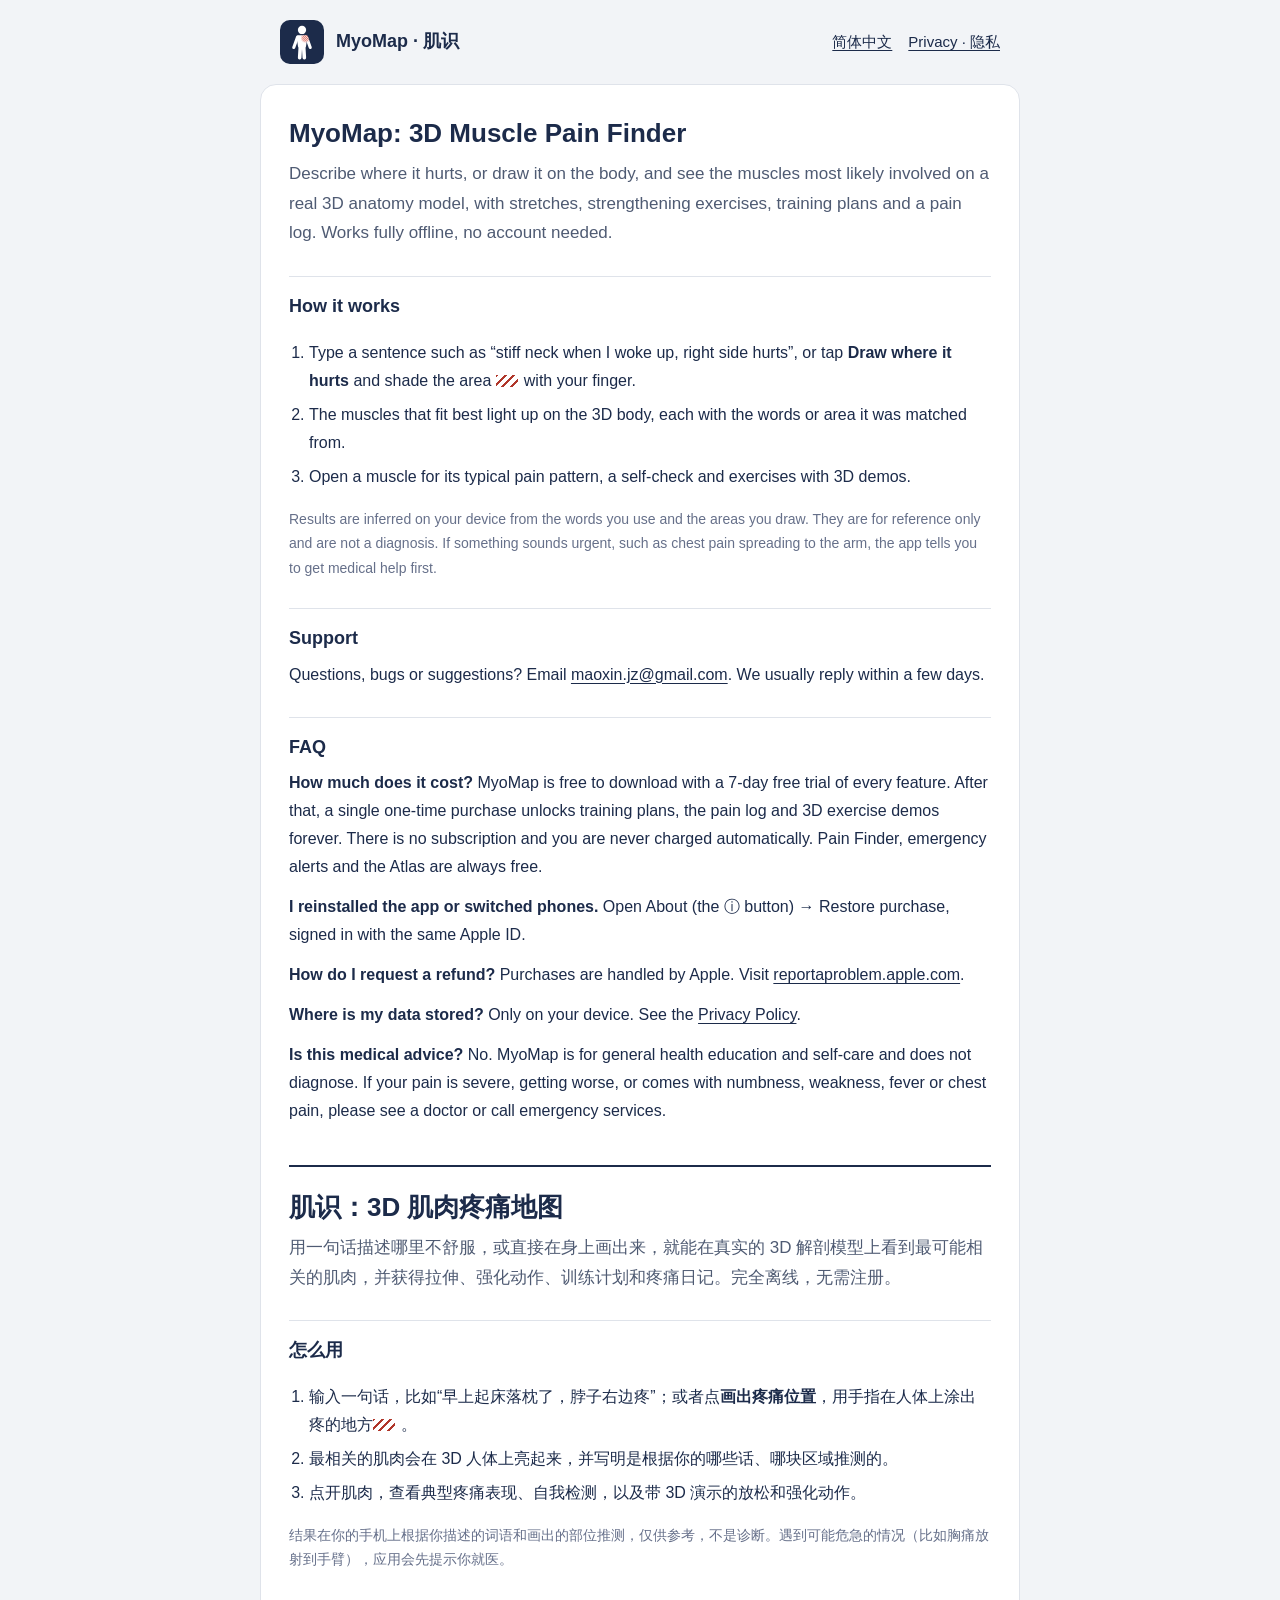
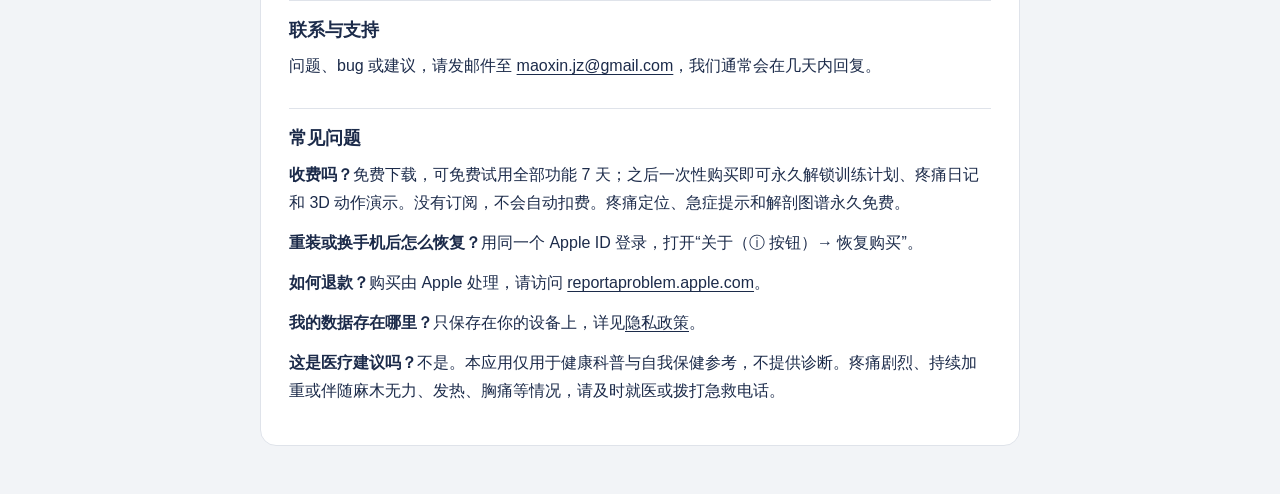
<file: index.html>
<!doctype html>
<html lang="en">
<head>
  <meta charset="utf-8" />
  <meta name="viewport" content="width=device-width, initial-scale=1" />
  <title>MyoMap Support · 肌识支持</title>
  <link rel="icon" href="icon.svg" type="image/svg+xml" />
  <link rel="stylesheet" href="site.css" />
</head>
<body>
  <header class="top">
    <img src="icon.svg" alt="" />
    <b>MyoMap · 肌识</b>
    <nav><a href="#zh">简体中文</a><a href="privacy.html">Privacy · 隐私</a></nav>
  </header>

  <main>
    <section>
      <h1>MyoMap: 3D Muscle Pain Finder</h1>
      <p class="lead">Describe where it hurts, or draw it on the body, and see the muscles most likely involved on a real 3D anatomy model, with stretches, strengthening exercises, training plans and a pain log. Works fully offline, no account needed.</p>

      <h2>How it works</h2>
      <ol class="steps">
        <li>Type a sentence such as “stiff neck when I woke up, right side hurts”, or tap <b>Draw where it hurts</b> and shade the area <span class="hatch"></span>with your finger.</li>
        <li>The muscles that fit best light up on the 3D body, each with the words or area it was matched from.</li>
        <li>Open a muscle for its typical pain pattern, a self-check and exercises with 3D demos.</li>
      </ol>
      <p class="note">Results are inferred on your device from the words you use and the areas you draw. They are for reference only and are not a diagnosis. If something sounds urgent, such as chest pain spreading to the arm, the app tells you to get medical help first.</p>

      <h2>Support</h2>
      <p>Questions, bugs or suggestions? Email <a href="mailto:maoxin.jz@gmail.com">maoxin.jz@gmail.com</a>. We usually reply within a few days.</p>

      <h2>FAQ</h2>
      <p><b>How much does it cost?</b> MyoMap is free to download with a 7-day free trial of every feature. After that, a single one-time purchase unlocks training plans, the pain log and 3D exercise demos forever. There is no subscription and you are never charged automatically. Pain Finder, emergency alerts and the Atlas are always free.</p>
      <p><b>I reinstalled the app or switched phones.</b> Open About (the ⓘ button) → Restore purchase, signed in with the same Apple ID.</p>
      <p><b>How do I request a refund?</b> Purchases are handled by Apple. Visit <a href="https://reportaproblem.apple.com">reportaproblem.apple.com</a>.</p>
      <p><b>Where is my data stored?</b> Only on your device. See the <a href="privacy.html">Privacy Policy</a>.</p>
      <p><b>Is this medical advice?</b> No. MyoMap is for general health education and self-care and does not diagnose. If your pain is severe, getting worse, or comes with numbness, weakness, fever or chest pain, please see a doctor or call emergency services.</p>
    </section>

    <hr />

    <section id="zh" lang="zh-CN">
      <h1>肌识：3D 肌肉疼痛地图</h1>
      <p class="lead">用一句话描述哪里不舒服，或直接在身上画出来，就能在真实的 3D 解剖模型上看到最可能相关的肌肉，并获得拉伸、强化动作、训练计划和疼痛日记。完全离线，无需注册。</p>

      <h2>怎么用</h2>
      <ol class="steps">
        <li>输入一句话，比如“早上起床落枕了，脖子右边疼”；或者点<b>画出疼痛位置</b>，用手指在人体上涂出疼的地方<span class="hatch"></span>。</li>
        <li>最相关的肌肉会在 3D 人体上亮起来，并写明是根据你的哪些话、哪块区域推测的。</li>
        <li>点开肌肉，查看典型疼痛表现、自我检测，以及带 3D 演示的放松和强化动作。</li>
      </ol>
      <p class="note">结果在你的手机上根据你描述的词语和画出的部位推测，仅供参考，不是诊断。遇到可能危急的情况（比如胸痛放射到手臂），应用会先提示你就医。</p>

      <h2>联系与支持</h2>
      <p>问题、bug 或建议，请发邮件至 <a href="mailto:maoxin.jz@gmail.com">maoxin.jz@gmail.com</a>，我们通常会在几天内回复。</p>

      <h2>常见问题</h2>
      <p><b>收费吗？</b>免费下载，可免费试用全部功能 7 天；之后一次性购买即可永久解锁训练计划、疼痛日记和 3D 动作演示。没有订阅，不会自动扣费。疼痛定位、急症提示和解剖图谱永久免费。</p>
      <p><b>重装或换手机后怎么恢复？</b>用同一个 Apple ID 登录，打开“关于（ⓘ 按钮）→ 恢复购买”。</p>
      <p><b>如何退款？</b>购买由 Apple 处理，请访问 <a href="https://reportaproblem.apple.com">reportaproblem.apple.com</a>。</p>
      <p><b>我的数据存在哪里？</b>只保存在你的设备上，详见<a href="privacy.html#zh">隐私政策</a>。</p>
      <p><b>这是医疗建议吗？</b>不是。本应用仅用于健康科普与自我保健参考，不提供诊断。疼痛剧烈、持续加重或伴随麻木无力、发热、胸痛等情况，请及时就医或拨打急救电话。</p>
    </section>
  </main>
</body>
</html>
</file>
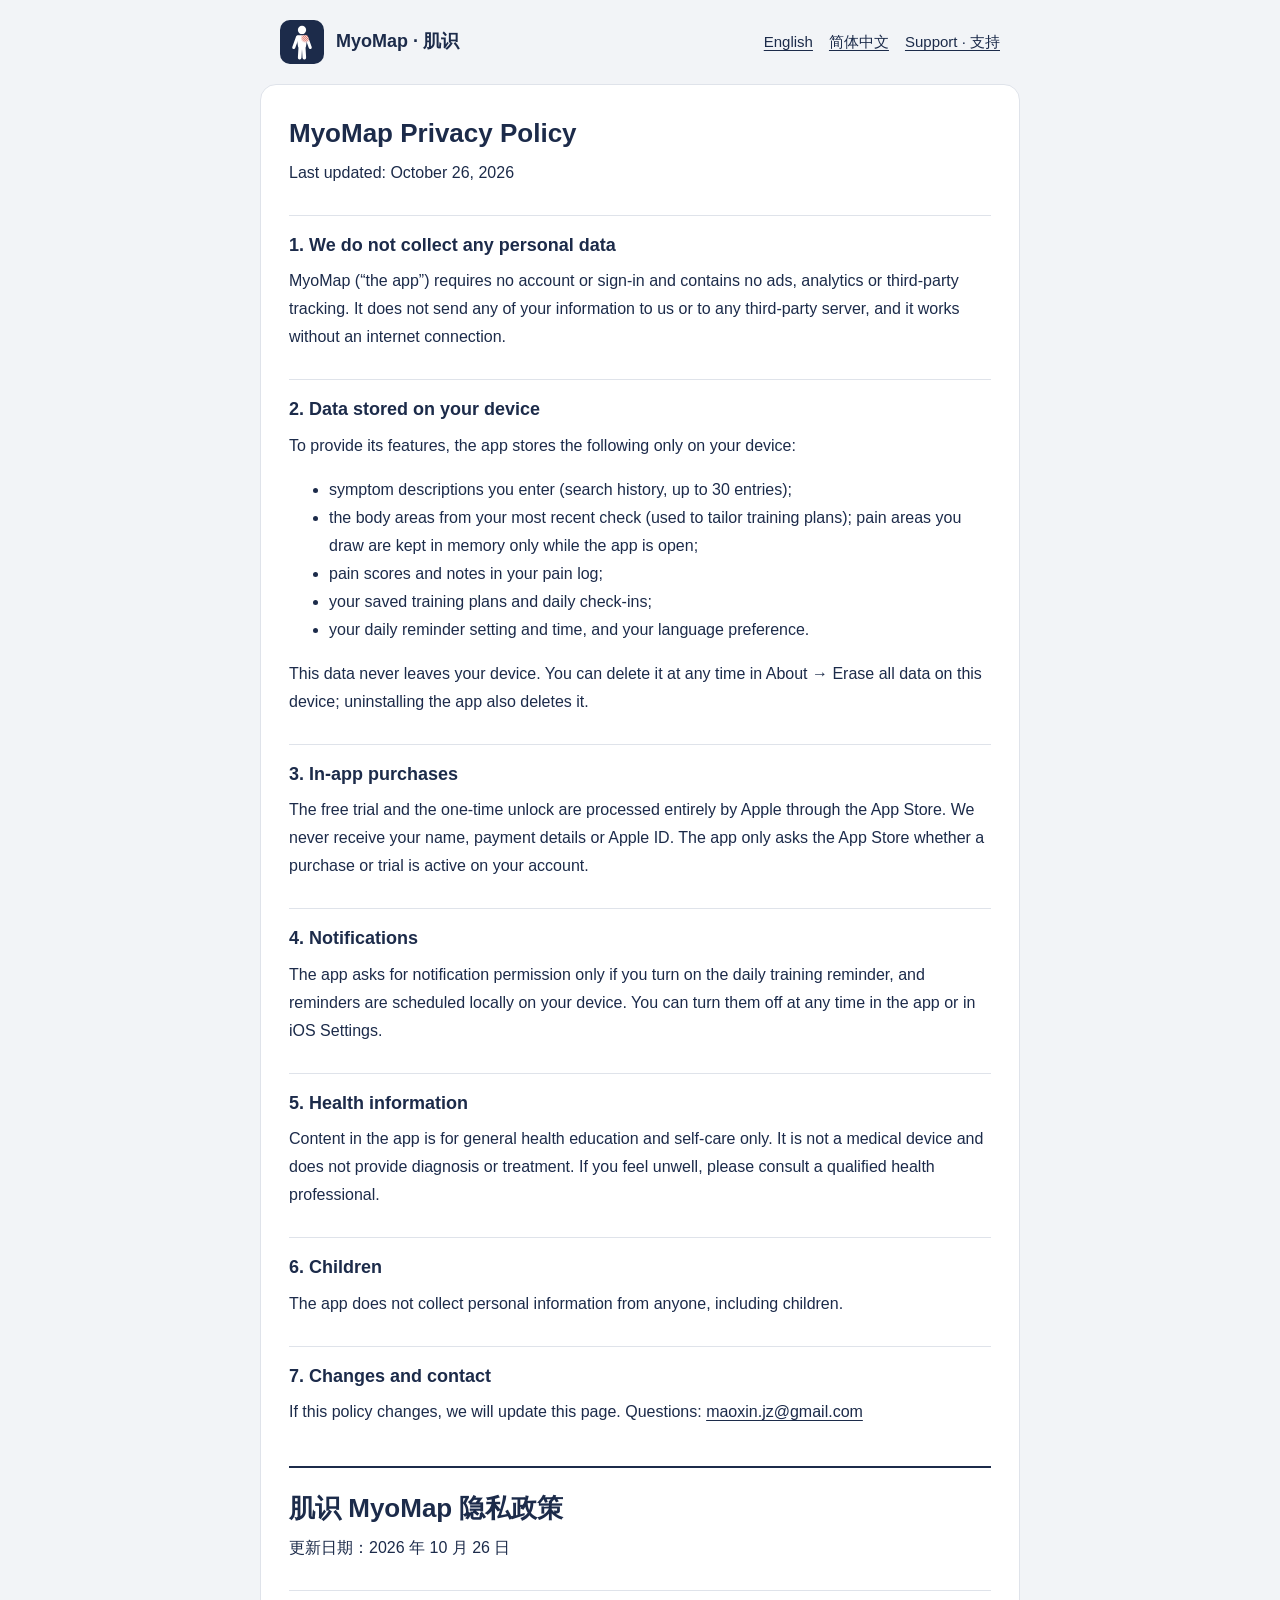
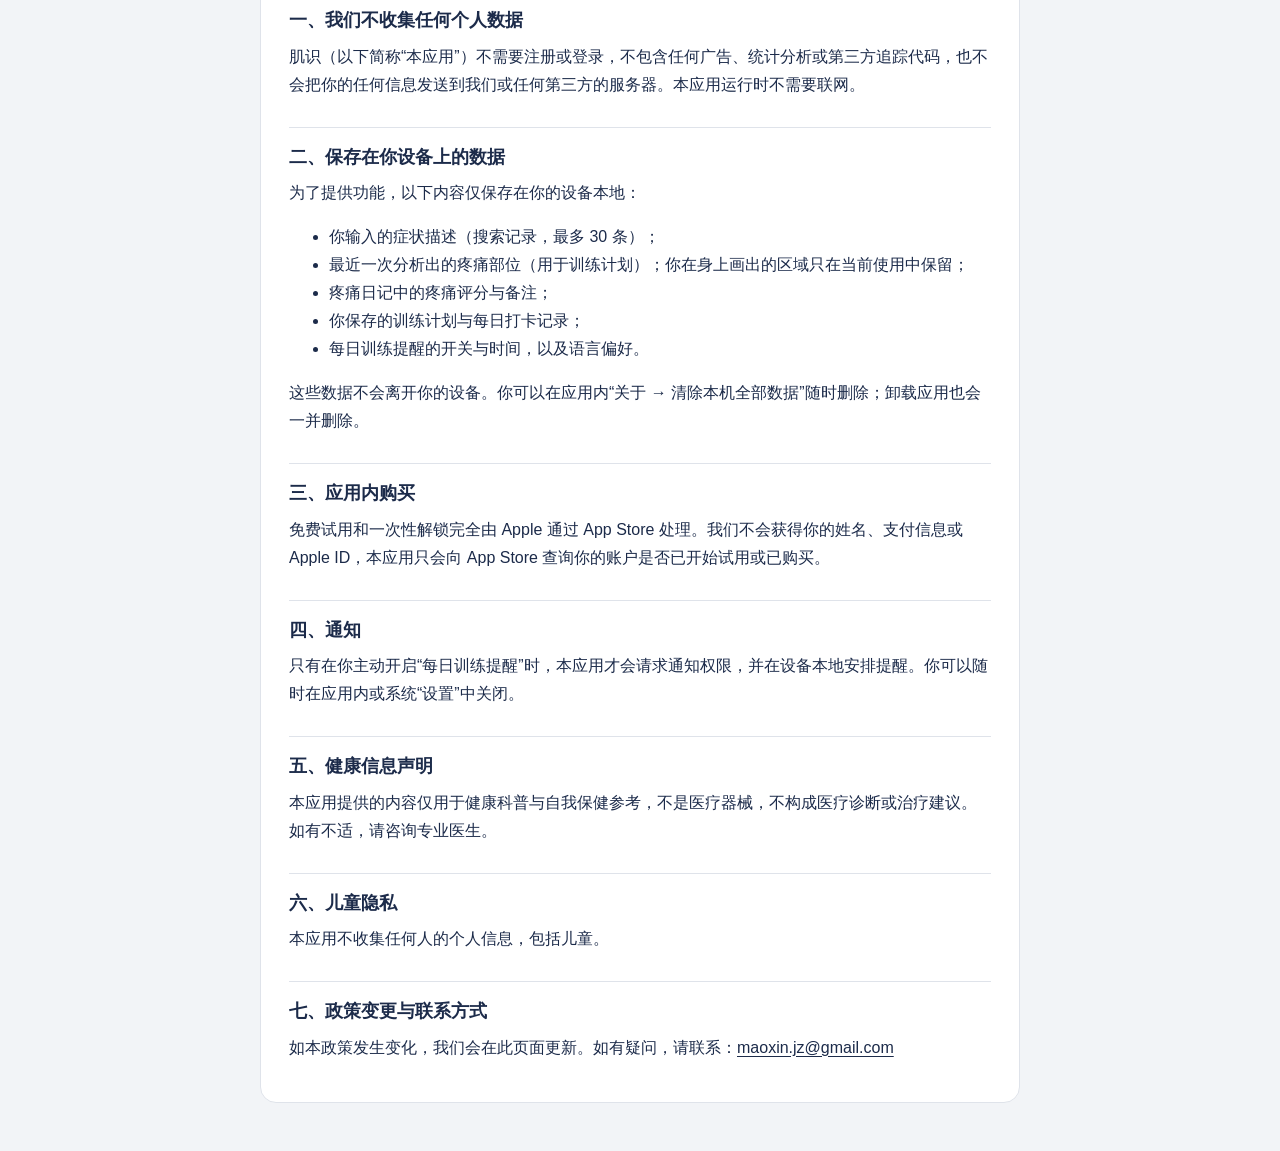
<file: privacy.html>
<!doctype html>
<html lang="en">
<head>
  <meta charset="utf-8" />
  <meta name="viewport" content="width=device-width, initial-scale=1" />
  <title>MyoMap Privacy Policy · 肌识隐私政策</title>
  <link rel="icon" href="icon.svg" type="image/svg+xml" />
  <link rel="stylesheet" href="site.css" />
</head>
<body>
  <header class="top">
    <img src="icon.svg" alt="" />
    <b>MyoMap · 肌识</b>
    <nav><a href="#en">English</a><a href="#zh">简体中文</a><a href="./">Support · 支持</a></nav>
  </header>

  <main>

  <section id="en">
    <h1>MyoMap Privacy Policy</h1>
    <p>Last updated: October 26, 2026</p>

    <h2>1. We do not collect any personal data</h2>
    <p>MyoMap (“the app”) requires no account or sign-in and contains no ads, analytics or third-party tracking. It does not send any of your information to us or to any third-party server, and it works without an internet connection.</p>

    <h2>2. Data stored on your device</h2>
    <p>To provide its features, the app stores the following only on your device:</p>
    <ul>
      <li>symptom descriptions you enter (search history, up to 30 entries);</li>
      <li>the body areas from your most recent check (used to tailor training plans); pain areas you draw are kept in memory only while the app is open;</li>
      <li>pain scores and notes in your pain log;</li>
      <li>your saved training plans and daily check-ins;</li>
      <li>your daily reminder setting and time, and your language preference.</li>
    </ul>
    <p>This data never leaves your device. You can delete it at any time in About → Erase all data on this device; uninstalling the app also deletes it.</p>

    <h2>3. In-app purchases</h2>
    <p>The free trial and the one-time unlock are processed entirely by Apple through the App Store. We never receive your name, payment details or Apple ID. The app only asks the App Store whether a purchase or trial is active on your account.</p>

    <h2>4. Notifications</h2>
    <p>The app asks for notification permission only if you turn on the daily training reminder, and reminders are scheduled locally on your device. You can turn them off at any time in the app or in iOS Settings.</p>

    <h2>5. Health information</h2>
    <p>Content in the app is for general health education and self-care only. It is not a medical device and does not provide diagnosis or treatment. If you feel unwell, please consult a qualified health professional.</p>

    <h2>6. Children</h2>
    <p>The app does not collect personal information from anyone, including children.</p>

    <h2>7. Changes and contact</h2>
    <p>If this policy changes, we will update this page. Questions: <a href="mailto:maoxin.jz@gmail.com">maoxin.jz@gmail.com</a></p>
  </section>

  <hr />

  <section id="zh" lang="zh-CN">
    <h1>肌识 MyoMap 隐私政策</h1>
    <p>更新日期：2026 年 10 月 26 日</p>

    <h2>一、我们不收集任何个人数据</h2>
    <p>肌识（以下简称“本应用”）不需要注册或登录，不包含任何广告、统计分析或第三方追踪代码，也不会把你的任何信息发送到我们或任何第三方的服务器。本应用运行时不需要联网。</p>

    <h2>二、保存在你设备上的数据</h2>
    <p>为了提供功能，以下内容仅保存在你的设备本地：</p>
    <ul>
      <li>你输入的症状描述（搜索记录，最多 30 条）；</li>
      <li>最近一次分析出的疼痛部位（用于训练计划）；你在身上画出的区域只在当前使用中保留；</li>
      <li>疼痛日记中的疼痛评分与备注；</li>
      <li>你保存的训练计划与每日打卡记录；</li>
      <li>每日训练提醒的开关与时间，以及语言偏好。</li>
    </ul>
    <p>这些数据不会离开你的设备。你可以在应用内“关于 → 清除本机全部数据”随时删除；卸载应用也会一并删除。</p>

    <h2>三、应用内购买</h2>
    <p>免费试用和一次性解锁完全由 Apple 通过 App Store 处理。我们不会获得你的姓名、支付信息或 Apple ID，本应用只会向 App Store 查询你的账户是否已开始试用或已购买。</p>

    <h2>四、通知</h2>
    <p>只有在你主动开启“每日训练提醒”时，本应用才会请求通知权限，并在设备本地安排提醒。你可以随时在应用内或系统“设置”中关闭。</p>

    <h2>五、健康信息声明</h2>
    <p>本应用提供的内容仅用于健康科普与自我保健参考，不是医疗器械，不构成医疗诊断或治疗建议。如有不适，请咨询专业医生。</p>

    <h2>六、儿童隐私</h2>
    <p>本应用不收集任何人的个人信息，包括儿童。</p>

    <h2>七、政策变更与联系方式</h2>
    <p>如本政策发生变化，我们会在此页面更新。如有疑问，请联系：<a href="mailto:maoxin.jz@gmail.com">maoxin.jz@gmail.com</a></p>
  </section>
  </main>
</body>
</html>
</file>
<file: site.css>
/* 肌识 MyoMap 官网：与 App 同一套“疼痛画图表”视觉（白纸、藏青墨水、红色只用于疼痛） */
:root { color-scheme: light dark; --ground: #f2f4f7; --paper: #fff; --ink: #1c2b4a; --ink-2: #4f5b73; --ink-3: #66708a; --rule: #dfe3ea; --pain: #b0362a; }
@media (prefers-color-scheme: dark) { :root { --ground: #0e1420; --paper: #171f2d; --ink: #e7ebf3; --ink-2: #b3bccc; --ink-3: #939db0; --rule: #283244; --pain: #f2836f; } }
* { box-sizing: border-box; }
body { margin: 0; background: var(--ground); color: var(--ink); font: 16px/1.75 -apple-system, BlinkMacSystemFont, "PingFang SC", "Microsoft YaHei", sans-serif; }
.top { display: flex; align-items: center; gap: 12px; flex-wrap: wrap; max-width: 760px; margin: 0 auto; padding: 20px; }
.top img { width: 44px; height: 44px; }
.top b { font-size: 18px; }
.top nav { margin-left: auto; display: flex; gap: 16px; font-size: 15px; }
main { max-width: 760px; margin: 0 auto 48px; padding: 8px 28px 28px; background: var(--paper); border: 1px solid var(--rule); border-radius: 16px; }
h1 { font-size: 26px; line-height: 1.3; margin: 24px 0 8px; }
h2 { font-size: 18px; margin: 28px 0 6px; padding-top: 14px; border-top: 1px solid var(--rule); }
p { margin: 0 0 12px; }
.lead { color: var(--ink-2); font-size: 17px; }
.note { color: var(--ink-3); font-size: 14px; }
a { color: var(--ink); text-underline-offset: 3px; }
b { font-weight: 600; }
hr { margin: 40px 0 0; border: 0; border-top: 2px solid var(--ink); }
.steps { padding-left: 20px; } .steps li { margin-bottom: 6px; }
.hatch { display: inline-block; width: 22px; height: 12px; margin-right: 6px; vertical-align: -1px; background: repeating-linear-gradient(135deg, var(--pain) 0 2px, transparent 2px 6px); }
@media (max-width: 600px) { main { border-radius: 0; border-left: 0; border-right: 0; padding: 4px 20px 20px; } }
</file>
